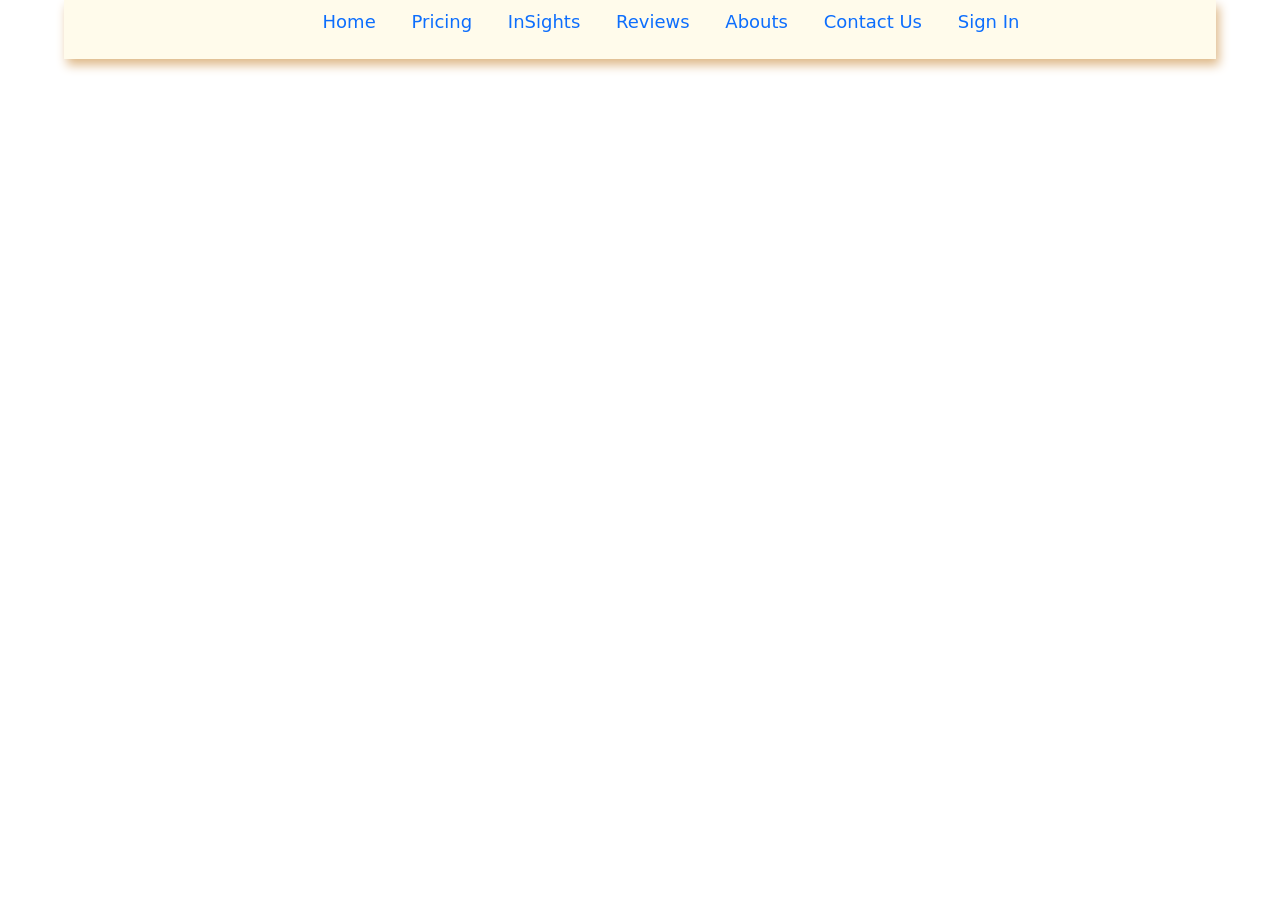
<file: new/index.html>
<!DOCTYPE html>
<html lang="en">
<head>
    <meta charset="UTF-8">
    <meta name="viewport" content="width=device-width, initial-scale=1.0">
    <title>Document</title>
    <link href="https://cdn.jsdelivr.net/npm/bootstrap@5.0.2/dist/css/bootstrap.min.css" rel="stylesheet" integrity="sha384-EVSTQN3/azprG1Anm3QDgpJLIm9Nao0Yz1ztcQTwFspd3yD65VohhpuuCOmLASjC" crossorigin="anonymous">

    <link rel="stylesheet" href="index.css">
</head>
<body>
    <div class="section">
        <div class="navbar">
            <ul>
                <li>  
                    <a href="index.html">Home</a>
                    <a href="pricing.html">Pricing</a>
                    <a href="insights.html">InSights</a>
                    <a href="reviews.html">Reviews</a>
                    <a href="aboutus.html">Abouts </a>
                    <a href="contactus.html">Contact Us</a>
                    <a href="signin.html">Sign In</a>
                </li>    
            </ul>
        </div>
    </div>
    <script src="https://cdn.jsdelivr.net/npm/bootstrap@5.0.2/dist/js/bootstrap.bundle.min.js" integrity="sha384-MrcW6ZMFYlzcLA8Nl+NtUVF0sA7MsXsP1UyJoMp4YLEuNSfAP+JcXn/tWtIaxVXM" crossorigin="anonymous"></script>
</body>
</html>
</file>
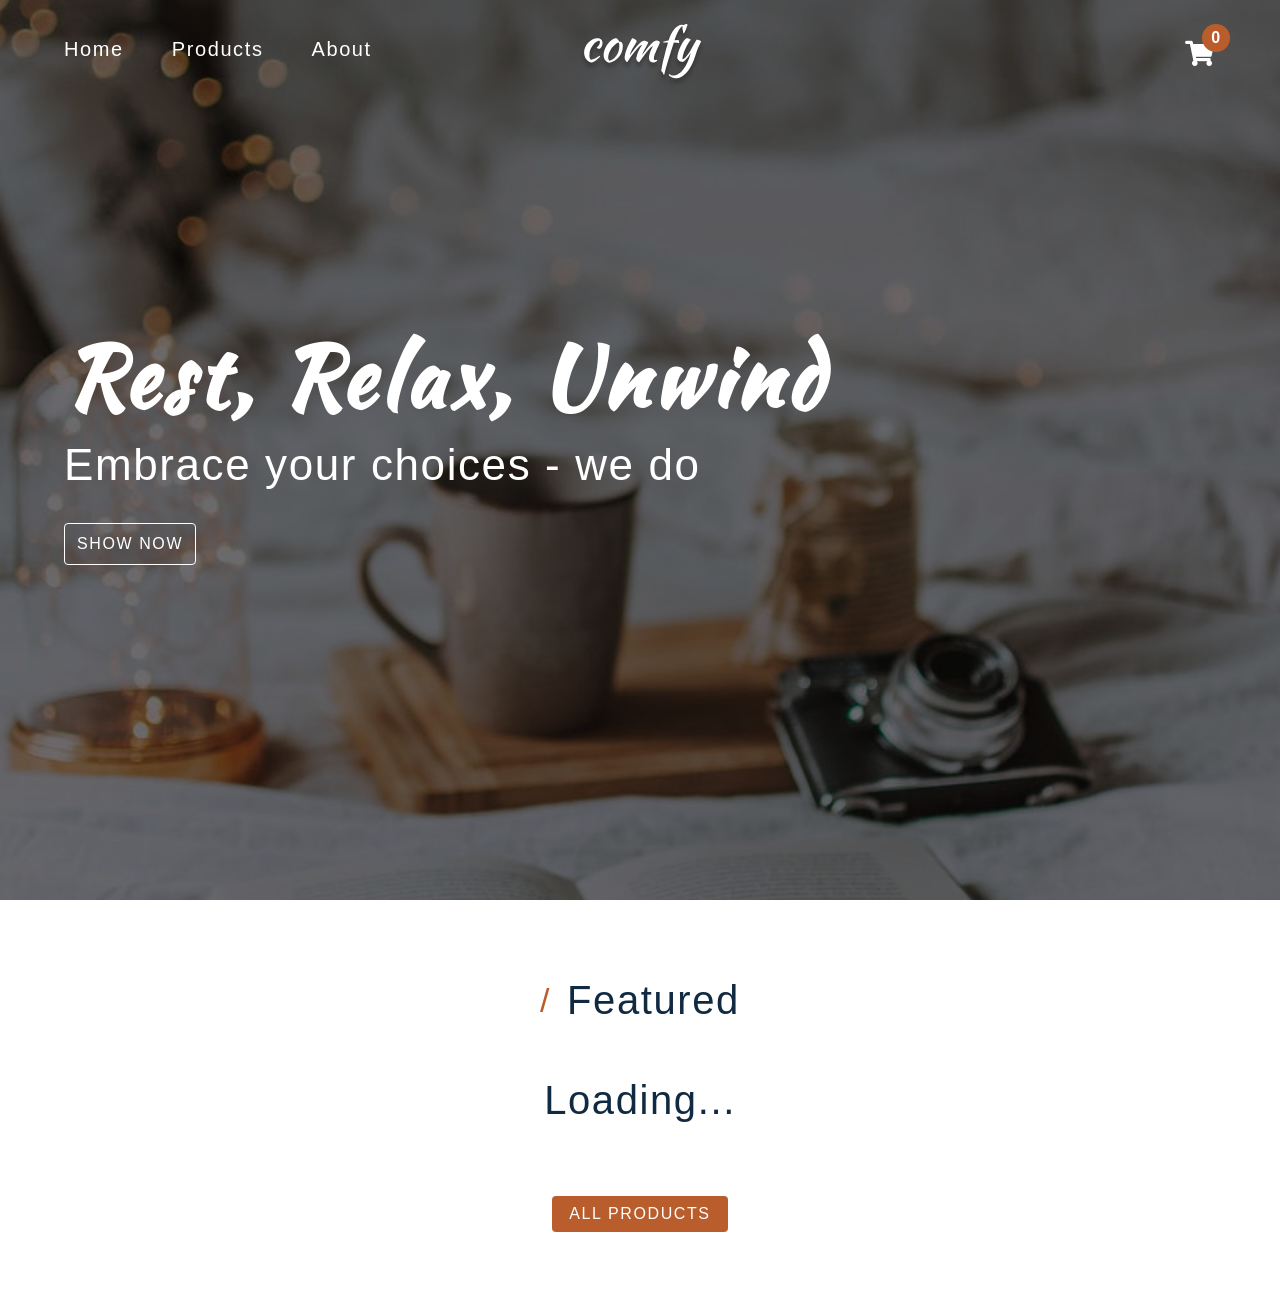
<file: comfy-store/website/index.html>
<!DOCTYPE html>
<html lang="en">
  <head>
    <meta charset="UTF-8" />
    <meta name="viewport" content="width=device-width, initial-scale=1.0" />
    <!-- font-awesome -->
    <link
      rel="stylesheet"
      href="https://cdnjs.cloudflare.com/ajax/libs/font-awesome/5.14.0/css/all.min.css"
    />

    <!-- styles css -->
    <link rel="stylesheet" href="styles.css" />
    <title>Home | Comfy</title>
  </head>
  <body>
    <!-- navbar -->
    <nav class="navbar">
      <div class="nav-center">
        <!-- links -->
        <div>
          <button class="toggle-nav">
            <i class="fas fa-bars"></i>
          </button>
          <ul class="nav-links">
            <li>
              <a href="index.html" class="nav-link">
                home
              </a>
            </li>
            <li>
              <a href="products.html" class="nav-link">
                products
              </a>
            </li>
            <li>
              <a href="about.html" class="nav-link">
                about
              </a>
            </li>
          </ul>
        </div>
        <!-- logo -->
        <img src="./images/logo-white.svg" class="nav-logo" alt="logo" />
        <!-- cart icon -->
        <div class="toggle-container">
          <button class="toggle-cart">
            <i class="fas fa-shopping-cart"></i>
          </button>
          <span class="cart-item-count">1</span>
        </div>
      </div>
    </nav>
    <!-- hero -->
    <section class="hero">
      <div class="hero-container">
        <h1 class="text-slanted">
          rest, relax, unwind
        </h1>
        <h3>Embrace your choices - we do</h3>
        <a href="products.html" class="hero-btn">
          show now
        </a>
      </div>
    </section>
    <!-- sidebar -->
    <div class="sidebar-overlay">
      <aside class="sidebar">
        <!-- close -->
        <button class="sidebar-close">
          <i class="fas fa-times"></i>
        </button>
        <!-- links -->
        <ul class="sidebar-links">
          <li>
            <a href="index.html" class="sidebar-link">
              <i class="fas fa-home fa-fw"></i>
              home
            </a>
          </li>
          <li>
            <a href="products.html" class="sidebar-link">
              <i class="fas fa-couch fa-fw"></i>
              products
            </a>
          </li>
          <li>
            <a href="about.html" class="sidebar-link">
              <i class="fas fa-book fa-fw"></i>
              about
            </a>
          </li>
        </ul>
      </aside>
    </div>
    <!-- cart -->
    <div class="cart-overlay">
      <aside class="cart">
        <button class="cart-close">
          <i class="fas fa-times"></i>
        </button>
        <header>
          <h3 class="text-slanted">your bag</h3>
        </header>
        <!-- cart items -->
        <div class="cart-items"></div>
        <!-- footer -->
        <footer>
          <h3 class="cart-total text-slanted">
            total : $12.99
          </h3>
          <button class="cart-checkout btn">checkout</button>
        </footer>
      </aside>
    </div>
    <!-- featured products -->
    <section class="section featured">
      <div class="title">
        <h2><span>/</span> featured</h2>
      </div>
      <div class="featured-center section-center">
        <h2 class="section-loading">
          loading...
        </h2>
        <!-- single product -->
        <!-- <article class="product">
          <div class="product-container">
            <img src="./images/main-bcg.jpeg" class="product-img img" alt="" />
           
            <div class="product-icons">
              <a href="product.html?id=1" class="product-icon">
                <i class="fas fa-search"></i>
              </a>
              <button class="product-cart-btn product-icon" data-id="1">
                <i class="fas fa-shopping-cart"></i>
              </button>
            </div>
          </div>
          <footer>
            <p class="product-name">name</p>
            <h4 class="product-price">$9.99</h4>
          </footer>
        </article> -->
        <!-- end of single product -->
      </div>
      <a href="products.html" class="btn">
        all products
      </a>
    </section>
    <script type="module" src="index.js"></script>
  </body>
</html>
</file>
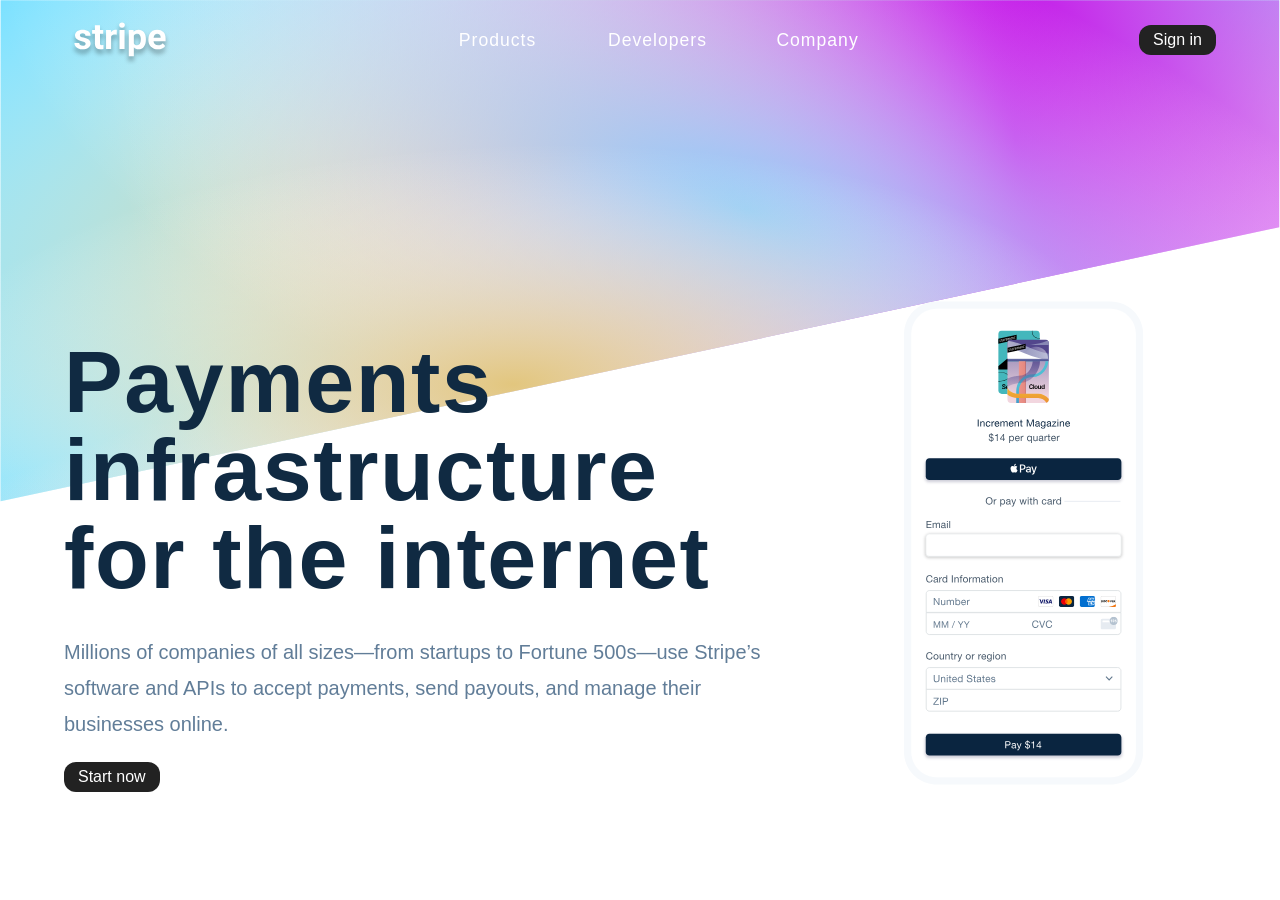
<file: stripe-submenus/final/index.html>
<!DOCTYPE html>
<html lang="en">
  <head>
    <meta charset="UTF-8" />
    <meta name="viewport" content="width=device-width, initial-scale=1.0" />
    <title>Stripe</title>
    <!-- font-awesome -->
    <link
      rel="stylesheet"
      href="https://cdnjs.cloudflare.com/ajax/libs/font-awesome/5.14.0/css/all.min.css"
    />

    <!-- stylesheet -->
    <link rel="stylesheet" href="styles.css" />
  </head>
  <body>
    <!-- navbar -->
    <nav class="nav">
      <div class="nav-center">
        <div class="nav-header">
          <img src="./images/logo.svg" class="nav-logo" alt="" />
          <button class="btn toggle-btn">
            <i class="fas fa-bars"></i>
          </button>
        </div>
        <ul class="nav-links">
          <li>
            <button class="link-btn">products</button>
          </li>
          <li>
            <button class="link-btn">developers</button>
          </li>
          <li>
            <button class="link-btn">company</button>
          </li>
        </ul>
        <button class="btn signin-btn">Sign in</button>
      </div>
    </nav>
    <!-- hero  -->
    <section class="hero">
      <div class="hero-center">
        <article class="hero-info">
          <h1>
            Payments infrastructure <br />
            for the internet
          </h1>
          <p>
            Millions of companies of all sizes—from startups to Fortune 500s—use
            Stripe’s software and APIs to accept payments, send payouts, and
            manage their businesses online.
          </p>
          <button class="btn">Start now</button>
        </article>
        <article class="hero-images">
          <img src="./images/phone.svg" class="phone-img" alt="" />
        </article>
      </div>
    </section>
    <!-- sidebar -->
    <div class="sidebar-wrapper">
      <aside class="sidebar">
        <button class="close-btn">
          <i class="fas fa-times"></i>
        </button>
        <div class="sidebar-links"></div>
        <!-- links -->
      </aside>
    </div>
    <!-- links -->
    <aside class="submenu"></aside>
    <script type="module" src="app.js"></script>
  </body>
</html>
</file>
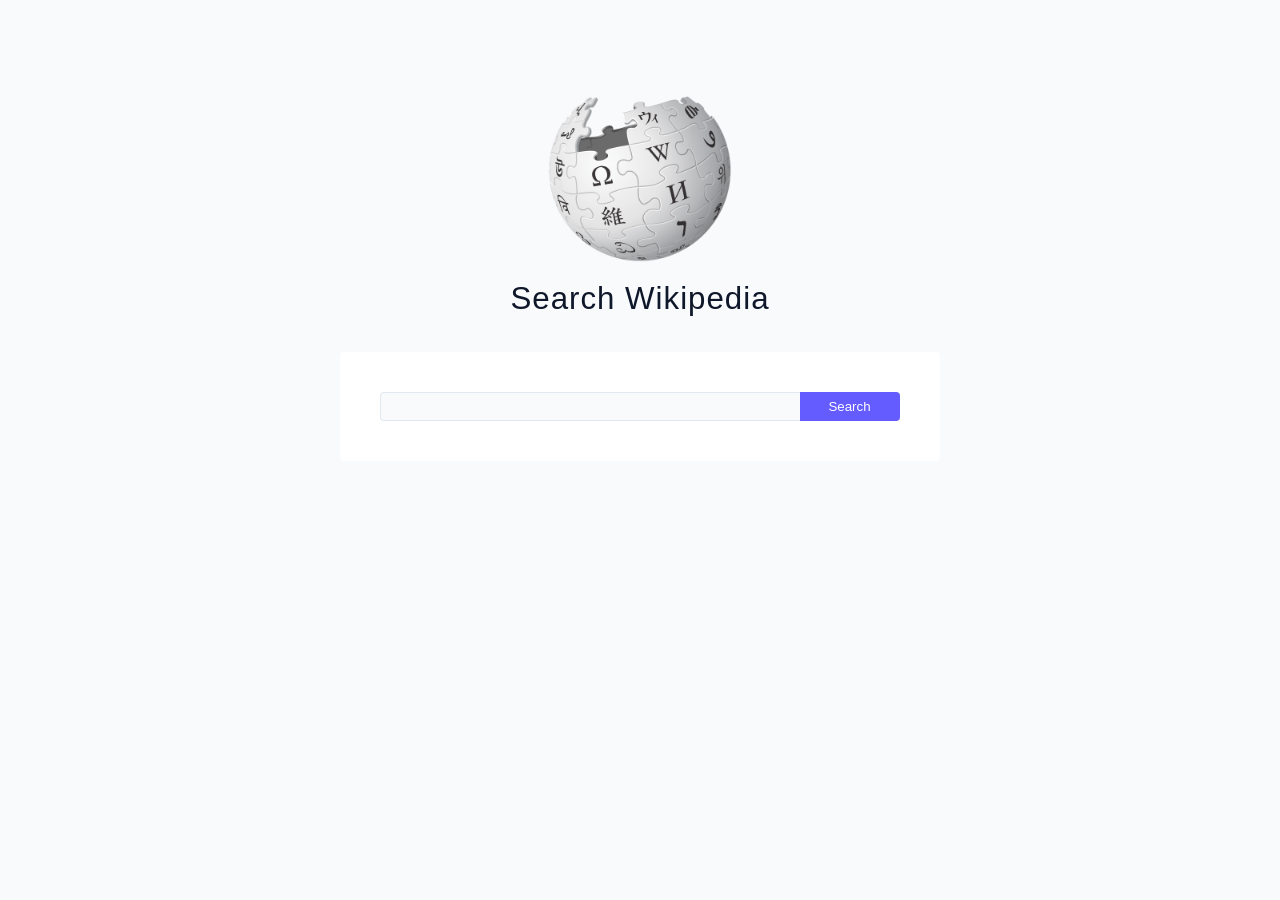
<file: wikipedia/final/index.html>
<!DOCTYPE html>
<html lang="en">
  <head>
    <meta charset="UTF-8" />
    <meta http-equiv="X-UA-Compatible" content="IE=edge" />
    <meta name="viewport" content="width=device-width, initial-scale=1.0" />
    <title>Wikipedia</title>
    <link rel="stylesheet" href="./styles.css" />
  </head>
  <body>
    <section class="wiki">
      <div class="container">
        <img src="./wiki-logo.png" alt="logo" />
        <h3>Search Wikipedia</h3>
        <form class="form">
          <input type="text" class="form-input" />
          <button type="submit" class="submit-btn">search</button>
        </form>
      </div>
      <!-- results -->
      <div class="results"></div>
    </section>
    <script src="./app.js"></script>
  </body>
</html>
</file>
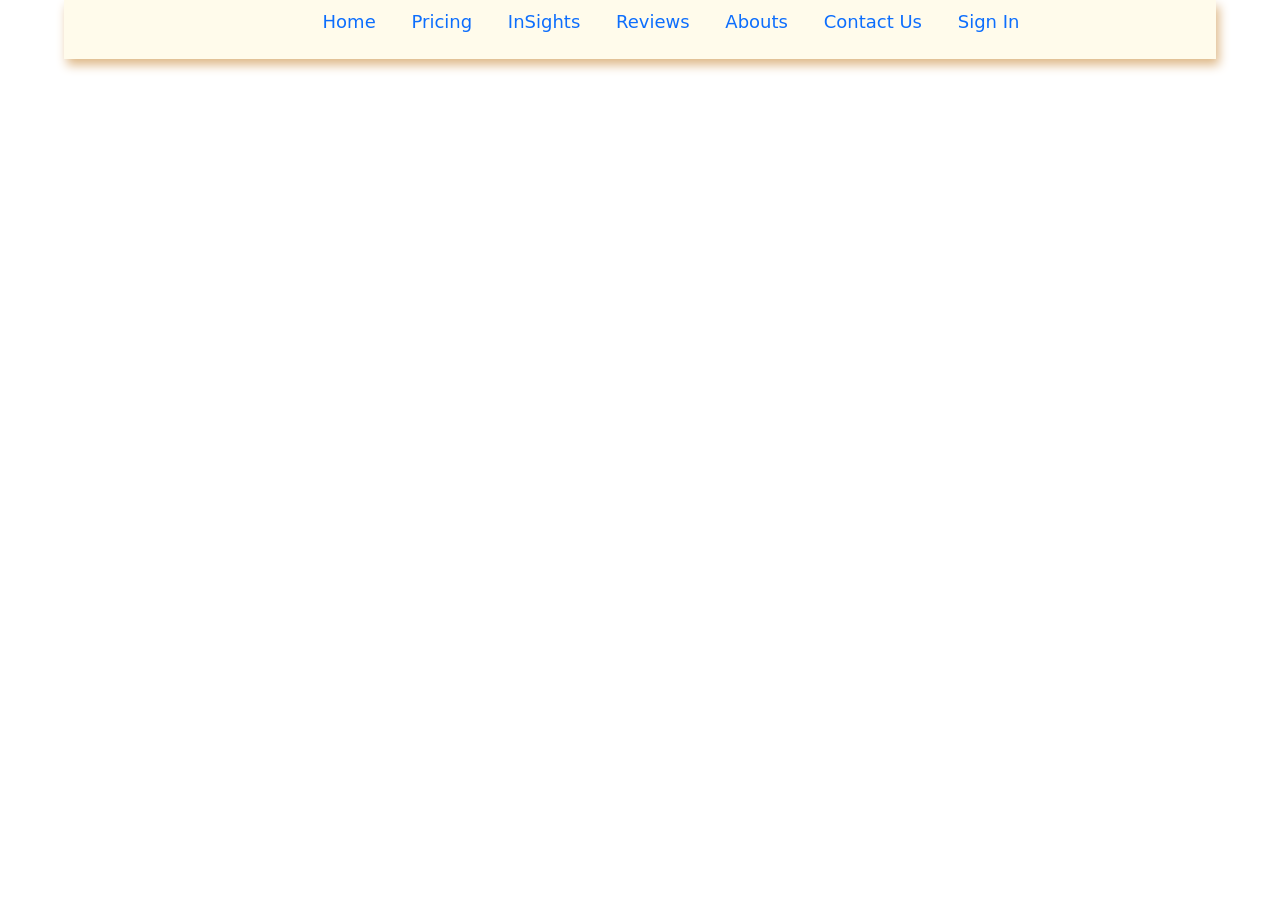
<file: new/aboutus.html>
<!DOCTYPE html>
<html lang="en">
<head>
    <meta charset="UTF-8">
    <meta name="viewport" content="width=device-width, initial-scale=1.0">
    <title>Document</title>
    <link href="https://cdn.jsdelivr.net/npm/bootstrap@5.0.2/dist/css/bootstrap.min.css" rel="stylesheet" integrity="sha384-EVSTQN3/azprG1Anm3QDgpJLIm9Nao0Yz1ztcQTwFspd3yD65VohhpuuCOmLASjC" crossorigin="anonymous">

    <link rel="stylesheet" href="index.css">
</head>
<body>
    <div class="section">
        <div class="navbar">
            <ul>
                <li>  
                    <a href="aboutus.html">Home</a>
                    <a href="pricing.html">Pricing</a>
                    <a href="insights.html">InSights</a>
                    <a href="reviews.html">Reviews</a>
                    <a href="aboutus.html">Abouts </a>
                    <a href="contactus.html">Contact Us</a>
                    <a href="signin.html">Sign In</a>
                </li>    
            </ul>
        </div>
    </div>
    <script src="https://cdn.jsdelivr.net/npm/bootstrap@5.0.2/dist/js/bootstrap.bundle.min.js" integrity="sha384-MrcW6ZMFYlzcLA8Nl+NtUVF0sA7MsXsP1UyJoMp4YLEuNSfAP+JcXn/tWtIaxVXM" crossorigin="anonymous"></script>
</body>
</html>
</file>
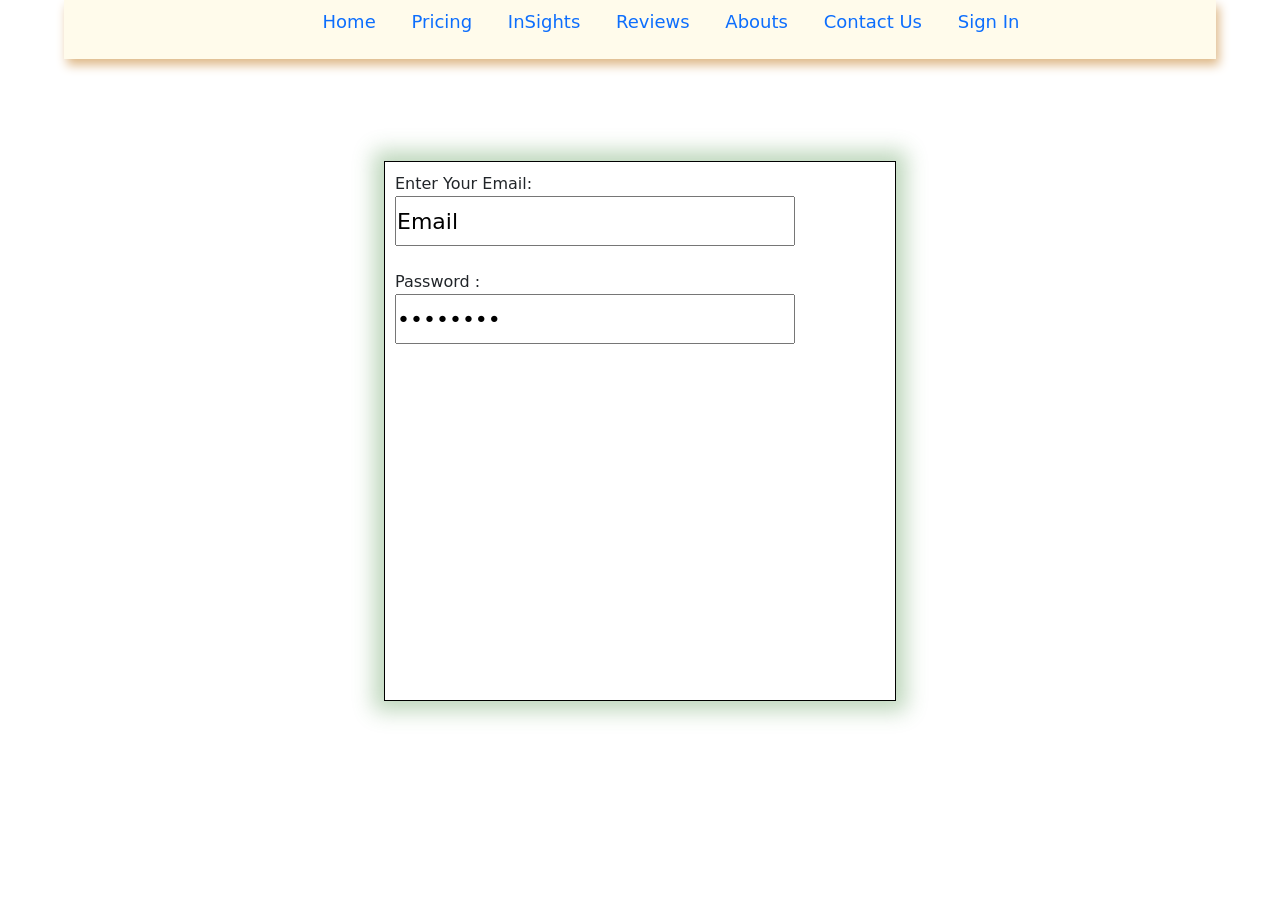
<file: new/signin.html>
<!DOCTYPE html>
<html lang="en">
<head>
    <meta charset="UTF-8">
    <meta name="viewport" content="width=device-width, initial-scale=1.0">
    <title>Document</title>
    <link href="https://cdn.jsdelivr.net/npm/bootstrap@5.0.2/dist/css/bootstrap.min.css" rel="stylesheet" integrity="sha384-EVSTQN3/azprG1Anm3QDgpJLIm9Nao0Yz1ztcQTwFspd3yD65VohhpuuCOmLASjC" crossorigin="anonymous">

    <link rel="stylesheet" href="index.css">
    <link rel="stylesheet" href="signin.css">
</head>
<body>
    <div class="section">
        <div class="navbar">
            <ul>
                <li>  
                    <a href="index.html">Home</a>
                    <a href="pricing.html">Pricing</a>
                    <a href="insights.html">InSights</a>
                    <a href="reviews.html">Reviews</a>
                    <a href="aboutus.html">Abouts </a>
                    <a href="contactus.html">Contact Us</a>
                    <a href="signin.html">Sign In</a>
                </li>    
            </ul>
        </div>
        <div class="signIn">
            <span> Enter Your Email:</span> <br>
            <input type="email" value="Email" class="email"><br><br>
            Password : <br>
            <input type="password" value="password" class="password"><br><br>

        </div>
    </div>
    <script src="https://cdn.jsdelivr.net/npm/bootstrap@5.0.2/dist/js/bootstrap.bundle.min.js" integrity="sha384-MrcW6ZMFYlzcLA8Nl+NtUVF0sA7MsXsP1UyJoMp4YLEuNSfAP+JcXn/tWtIaxVXM" crossorigin="anonymous"></script>
</body>
</html>
</file>
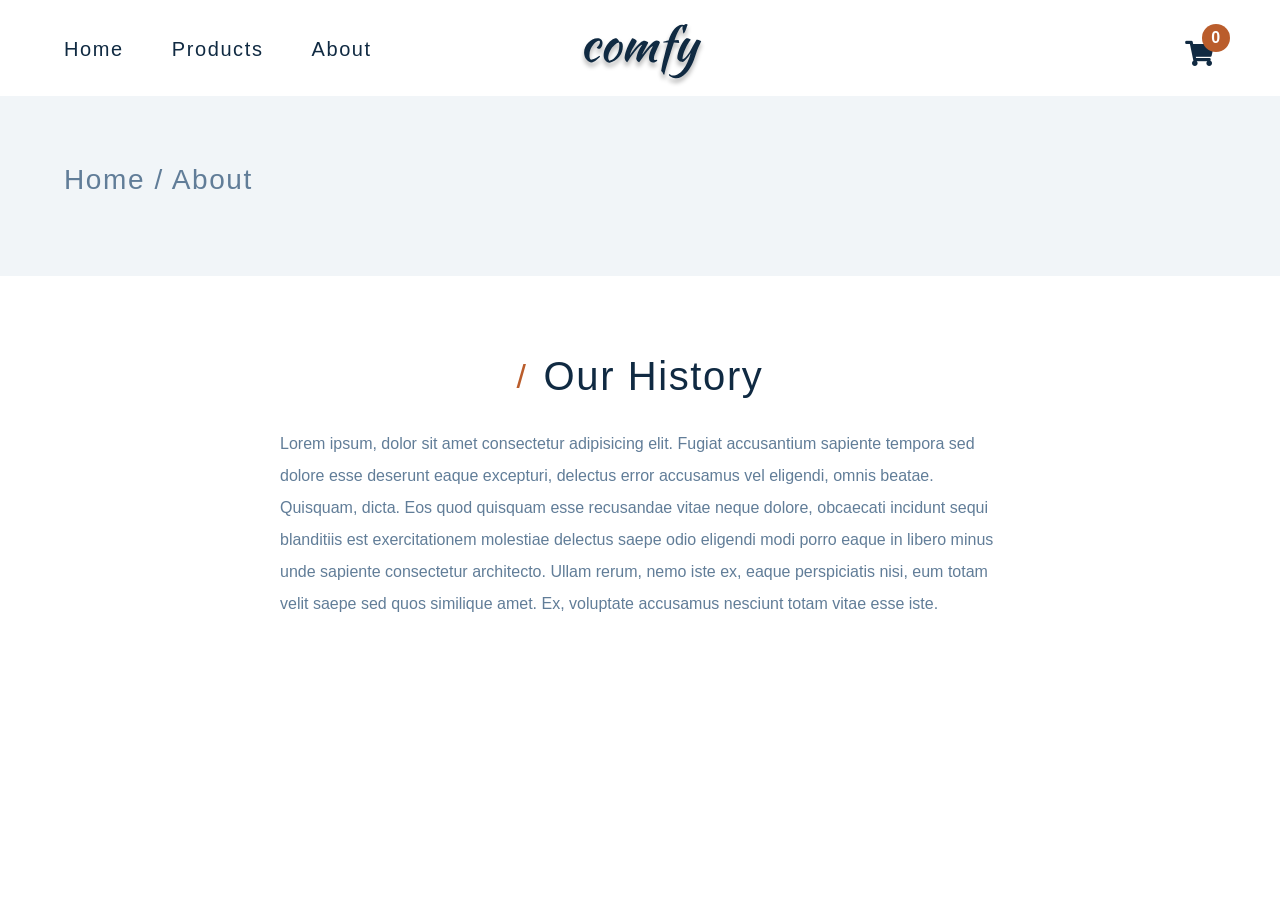
<file: comfy-store/website/about.html>
<!DOCTYPE html>
<html lang="en">
  <head>
    <meta charset="UTF-8" />
    <meta name="viewport" content="width=device-width, initial-scale=1.0" />
    <title>About | Comfy</title>
    <!-- font-awesome -->
    <link
      rel="stylesheet"
      href="https://cdnjs.cloudflare.com/ajax/libs/font-awesome/5.14.0/css/all.min.css"
    />

    <!-- styles css -->
    <link rel="stylesheet" href="styles.css" />
  </head>

  <body>
    <!-- navbar -->
    <nav class="navbar page">
      <div class="nav-center">
        <!-- links -->
        <div>
          <button class="toggle-nav">
            <i class="fas fa-bars"></i>
          </button>
          <ul class="nav-links">
            <li>
              <a href="index.html" class="nav-link">
                home
              </a>
            </li>
            <li>
              <a href="products.html" class="nav-link">
                products
              </a>
            </li>
            <li>
              <a href="about.html" class="nav-link">
                about
              </a>
            </li>
          </ul>
        </div>
        <!-- logo -->
        <img src="./images/logo-black.svg" class="nav-logo" alt="logo" />
        <!-- cart icon -->
        <div class="toggle-container">
          <button class="toggle-cart">
            <i class="fas fa-shopping-cart"></i>
          </button>
          <span class="cart-item-count">1</span>
        </div>
      </div>
    </nav>
    <!-- hero -->
    <section class="page-hero">
      <div class="section-center">
        <h3 class="page-hero-title">Home / About</h3>
      </div>
    </section>
    <!-- sidebar -->
    <div class="sidebar-overlay">
      <aside class="sidebar">
        <!-- close -->
        <button class="sidebar-close">
          <i class="fas fa-times"></i>
        </button>
        <!-- links -->
        <ul class="sidebar-links">
          <li>
            <a href="index.html" class="sidebar-link">
              <i class="fas fa-home fa-fw"></i>
              home
            </a>
          </li>
          <li>
            <a href="products.html" class="sidebar-link">
              <i class="fas fa-couch fa-fw"></i>
              products
            </a>
          </li>
          <li>
            <a href="about.html" class="sidebar-link">
              <i class="fas fa-book fa-fw"></i>
              about
            </a>
          </li>
        </ul>
      </aside>
    </div>
    <!-- cart -->
    <div class="cart-overlay">
      <aside class="cart">
        <button class="cart-close">
          <i class="fas fa-times"></i>
        </button>
        <header>
          <h3 class="text-slanted">your bag</h3>
        </header>
        <!-- cart items -->
        <div class="cart-items"></div>
        <!-- footer -->
        <footer>
          <h3 class="cart-total text-slanted">
            total : $12.99
          </h3>
          <button class="cart-checkout btn">checkout</button>
        </footer>
      </aside>
    </div>
    <!-- about -->
    <section class="section section-center about-page">
      <div class="title">
        <h2><span>/</span> our history</h2>
      </div>
      <p class="about-text">
        Lorem ipsum, dolor sit amet consectetur adipisicing elit. Fugiat
        accusantium sapiente tempora sed dolore esse deserunt eaque excepturi,
        delectus error accusamus vel eligendi, omnis beatae. Quisquam, dicta.
        Eos quod quisquam esse recusandae vitae neque dolore, obcaecati incidunt
        sequi blanditiis est exercitationem molestiae delectus saepe odio
        eligendi modi porro eaque in libero minus unde sapiente consectetur
        architecto. Ullam rerum, nemo iste ex, eaque perspiciatis nisi, eum
        totam velit saepe sed quos similique amet. Ex, voluptate accusamus
        nesciunt totam vitae esse iste.
      </p>
    </section>
    <script type="module" src="./src/pages/about.js"></script>
  </body>
</html>
</file>
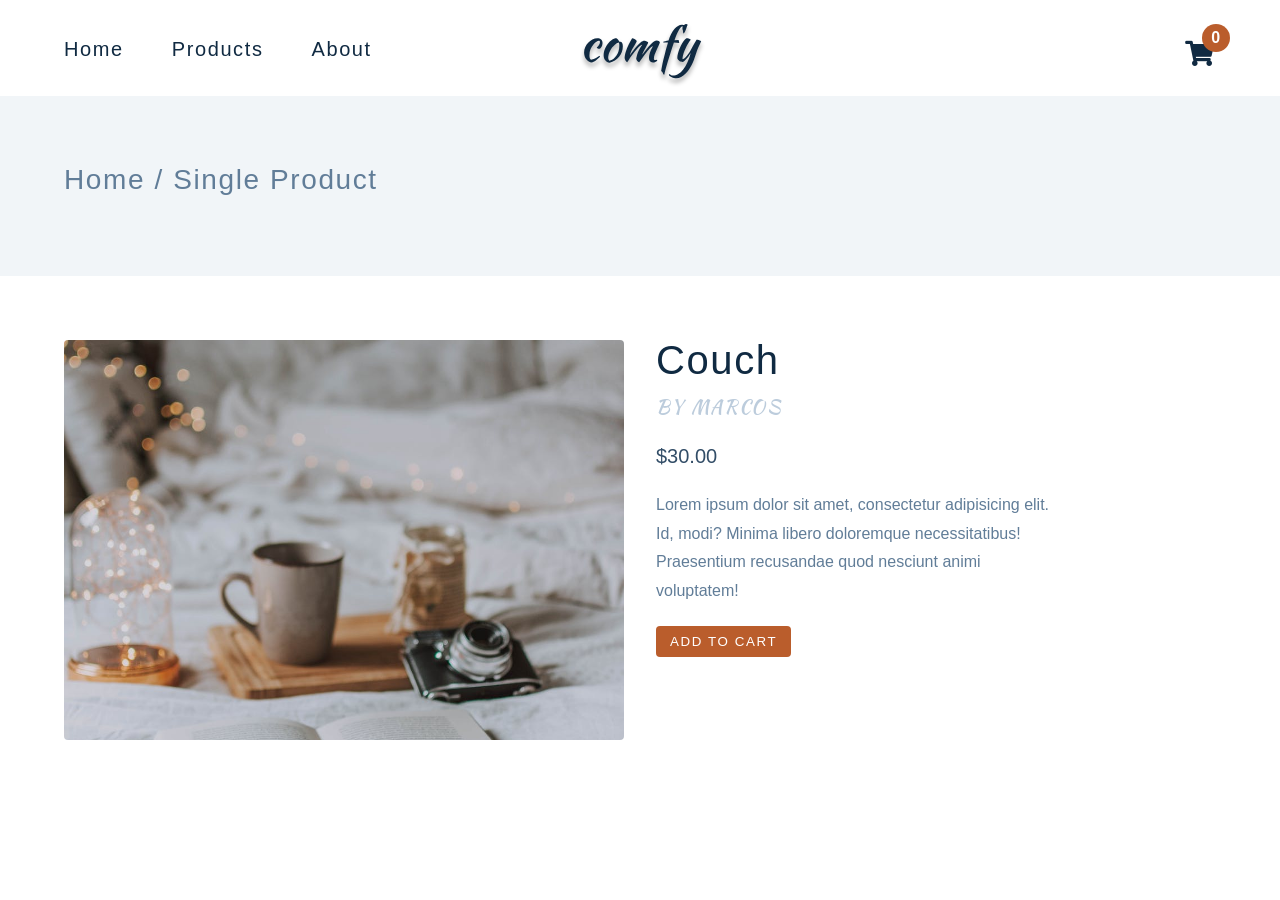
<file: comfy-store/website/product.html>
<!DOCTYPE html>
<html lang="en">
  <head>
    <meta charset="UTF-8" />
    <meta name="viewport" content="width=device-width, initial-scale=1.0" />
    <title>Single Product</title>
    <!-- font-awesome -->
    <link
      rel="stylesheet"
      href="https://cdnjs.cloudflare.com/ajax/libs/font-awesome/5.14.0/css/all.min.css"
    />

    <!-- styles css -->
    <link rel="stylesheet" href="styles.css" />
  </head>
  <body>
    <!-- navbar -->
    <nav class="navbar page">
      <div class="nav-center">
        <!-- links -->
        <div>
          <button class="toggle-nav">
            <i class="fas fa-bars"></i>
          </button>
          <ul class="nav-links">
            <li>
              <a href="index.html" class="nav-link">
                home
              </a>
            </li>
            <li>
              <a href="products.html" class="nav-link">
                products
              </a>
            </li>
            <li>
              <a href="about.html" class="nav-link">
                about
              </a>
            </li>
          </ul>
        </div>
        <!-- logo -->
        <img src="./images/logo-black.svg" class="nav-logo" alt="logo" />
        <!-- cart icon -->
        <div class="toggle-container">
          <button class="toggle-cart">
            <i class="fas fa-shopping-cart"></i>
          </button>
          <span class="cart-item-count">1</span>
        </div>
      </div>
    </nav>
    <!-- hero -->
    <section class="page-hero">
      <div class="section-center">
        <h3 class="page-hero-title">Home / Single Product</h3>
      </div>
    </section>
    <!-- sidebar -->
    <div class="sidebar-overlay">
      <aside class="sidebar">
        <!-- close -->
        <button class="sidebar-close">
          <i class="fas fa-times"></i>
        </button>
        <!-- links -->
        <ul class="sidebar-links">
          <li>
            <a href="index.html" class="sidebar-link">
              <i class="fas fa-home fa-fw"></i>
              home
            </a>
          </li>
          <li>
            <a href="products.html" class="sidebar-link">
              <i class="fas fa-couch fa-fw"></i>
              products
            </a>
          </li>
          <li>
            <a href="about.html" class="sidebar-link">
              <i class="fas fa-book fa-fw"></i>
              about
            </a>
          </li>
        </ul>
      </aside>
    </div>
    <!-- cart -->
    <div class="cart-overlay">
      <aside class="cart">
        <button class="cart-close">
          <i class="fas fa-times"></i>
        </button>
        <header>
          <h3 class="text-slanted">your bag</h3>
        </header>
        <!-- cart items -->
        <div class="cart-items"></div>
        <!-- footer -->
        <footer>
          <h3 class="cart-total text-slanted">
            total : $12.99
          </h3>
          <button class="cart-checkout btn">checkout</button>
        </footer>
      </aside>
    </div>
    <!-- product info -->
    <section class="single-product">
      <div class="section-center single-product-center">
        <img
          src="./images/main-bcg.jpeg"
          class="single-product-img img"
          alt=""
        />
        <article class="single-product-info">
          <div>
            <h2 class="single-product-title">couch</h2>
            <p class="single-product-company text-slanted">
              by marcos
            </p>
            <p class="single-product-price">$30.00</p>
            <div class="single-product-colors"></div>
            <p class="single-product-desc">
              Lorem ipsum dolor sit amet, consectetur adipisicing elit. Id,
              modi? Minima libero doloremque necessitatibus! Praesentium
              recusandae quod nesciunt animi voluptatem!
            </p>
            <button class="addToCartBtn btn" data-id="id">
              add to cart
            </button>
          </div>
        </article>
      </div>
    </section>
    <div class="page-loading">
      <h2>loading...</h2>
    </div>
    <script type="module" src="./src/pages/product.js"></script>
  </body>
</html>
</file>
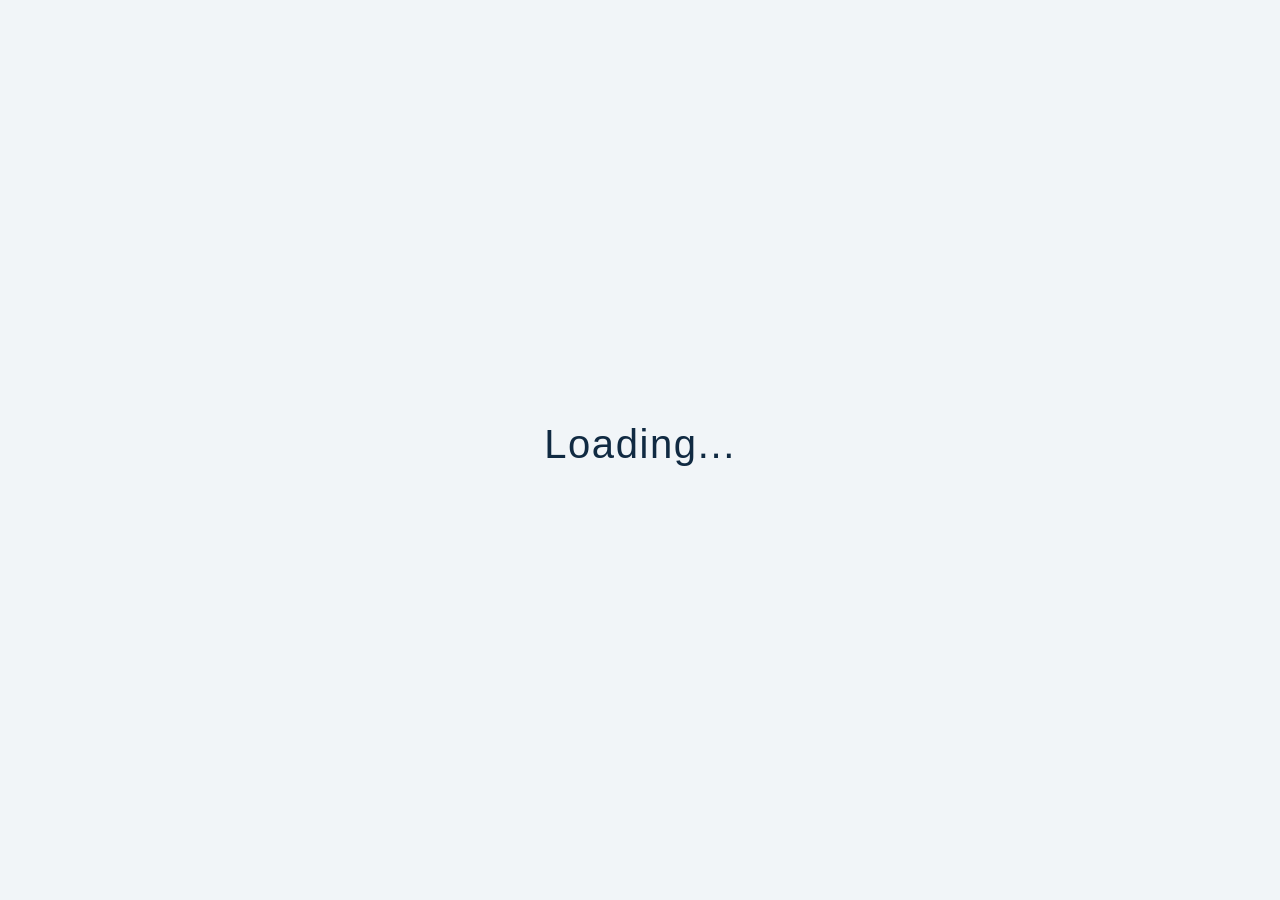
<file: comfy-store/website/products.html>
<!DOCTYPE html>
<html lang="en">
  <head>
    <meta charset="UTF-8" />
    <meta name="viewport" content="width=device-width, initial-scale=1.0" />
    <title>Products | Comfy</title>
    <!-- font-awesome -->
    <link
      rel="stylesheet"
      href="https://cdnjs.cloudflare.com/ajax/libs/font-awesome/5.14.0/css/all.min.css"
    />

    <!-- styles css -->
    <link rel="stylesheet" href="styles.css" />
  </head>
  <body>
    <!-- navbar -->
    <nav class="navbar page">
      <div class="nav-center">
        <!-- links -->
        <div>
          <button class="toggle-nav">
            <i class="fas fa-bars"></i>
          </button>
          <ul class="nav-links">
            <li>
              <a href="index.html" class="nav-link">
                home
              </a>
            </li>
            <li>
              <a href="products.html" class="nav-link">
                products
              </a>
            </li>
            <li>
              <a href="about.html" class="nav-link">
                about
              </a>
            </li>
          </ul>
        </div>
        <!-- logo -->
        <img src="./images/logo-black.svg" class="nav-logo" alt="logo" />
        <!-- cart icon -->
        <div class="toggle-container">
          <button class="toggle-cart">
            <i class="fas fa-shopping-cart"></i>
          </button>
          <span class="cart-item-count">1</span>
        </div>
      </div>
    </nav>
    <!-- hero -->
    <section class="page-hero">
      <div class="section-center">
        <h3 class="page-hero-title">Home / Products</h3>
      </div>
    </section>
    <!-- sidebar -->
    <div class="sidebar-overlay">
      <aside class="sidebar">
        <!-- close -->
        <button class="sidebar-close">
          <i class="fas fa-times"></i>
        </button>
        <!-- links -->
        <ul class="sidebar-links">
          <li>
            <a href="index.html" class="sidebar-link">
              <i class="fas fa-home fa-fw"></i>
              home
            </a>
          </li>
          <li>
            <a href="products.html" class="sidebar-link">
              <i class="fas fa-couch fa-fw"></i>
              products
            </a>
          </li>
          <li>
            <a href="about.html" class="sidebar-link">
              <i class="fas fa-book fa-fw"></i>
              about
            </a>
          </li>
        </ul>
      </aside>
    </div>
    <!-- cart -->
    <div class="cart-overlay">
      <aside class="cart">
        <button class="cart-close">
          <i class="fas fa-times"></i>
        </button>
        <header>
          <h3 class="text-slanted">your bag</h3>
        </header>
        <!-- cart items -->
        <div class="cart-items"></div>
        <!-- footer -->
        <footer>
          <h3 class="cart-total text-slanted">
            total : $12.99
          </h3>
          <button class="cart-checkout btn">checkout</button>
        </footer>
      </aside>
    </div>
    <!-- products -->
    <section class="products">
      <!-- filters -->
      <div class="filters">
        <div class="filters-container">
          <!-- search -->
          <form class="input-form">
            <input type="text" class="search-input" placeholder="search..." />
          </form>
          <!-- categories -->
          <h4>Company</h4>
          <article class="companies">
            <button class="company-btn">all</button>
            <button class="company-btn">ikea</button>
          </article>
          <!-- price -->
          <h4>Price</h4>
          <form class="price-form">
            <input
              type="range"
              class="price-filter"
              min="0"
              value="50"
              max="100"
            />
          </form>
          <p class="price-value"></p>
        </div>
      </div>
      <!-- products -->
      <div class="products-container"></div>
    </section>
    <!-- page loading -->
    <div class="page-loading">
      <h2>Loading...</h2>
    </div>
    <script type="module" src="./src/pages/products.js"></script>
  </body>
</html>
</file>
<file: new/index.css>
* {
    margin: 0;
    padding: 0;
    box-sizing: border-box;
    
}
ul li a  {
    margin-left: 30px;
    text-decoration: none;
    
}
ul li {
    list-style-type: none;
}
.navbar {
    display: flex;
    justify-content: center;
    font-size: 18px;
    width: 90vw;
    margin-left: 5vw;
    padding-bottom: -10px;
    /*border: 1px solid black; */
    box-shadow: 3px 6px 10px burlywood;   
    background-color: rgba(255, 248, 220, 0.568); 
}
</file>
<file: comfy-store/website/styles.css>
@import url('https://fonts.googleapis.com/css2?family=Kaushan+Script&display=swap');
/*
=============== 
Variables
===============
*/

:root {
  /* dark shades of primary color*/
  --clr-primary-1: hsl(21, 91%, 17%);
  --clr-primary-2: hsl(21, 84%, 25%);
  --clr-primary-3: hsl(21, 81%, 29%);
  --clr-primary-4: hsl(21, 77%, 34%);
  /* primary/main color */
  --clr-primary-5: hsl(21, 62%, 45%);
  /* lighter shades of primary color */
  --clr-primary-6: hsl(21, 57%, 50%);
  --clr-primary-7: hsl(21, 65%, 59%);
  --clr-primary-8: hsl(21, 80%, 74%);
  --clr-primary-9: hsl(21, 94%, 87%);
  --clr-primary-10: hsl(21, 100%, 94%);
  /* darkest grey - used for headings */
  --clr-grey-1: #102a42;
  --clr-grey-2: hsl(211, 39%, 23%);
  --clr-grey-3: hsl(209, 34%, 30%);
  --clr-grey-4: hsl(209, 28%, 39%);
  /* grey used for paragraphs */
  --clr-grey-5: hsl(210, 22%, 49%);
  --clr-grey-6: hsl(209, 23%, 60%);
  --clr-grey-7: hsl(211, 27%, 70%);
  --clr-grey-8: hsl(210, 31%, 80%);
  --clr-grey-9: hsl(212, 33%, 89%);
  --clr-grey-10: hsl(210, 36%, 96%);
  --clr-white: #fff;
  --clr-red-dark: hsl(360, 67%, 44%);
  --clr-red-light: hsl(360, 71%, 66%);
  --clr-green-dark: hsl(125, 67%, 44%);
  --clr-green-light: hsl(125, 71%, 66%);
  --clr-black: #222;

  --transition: all 0.3s linear;
  --spacing: 0.1rem;
  --radius: 0.25rem;
  --light-shadow: 0 5px 15px rgba(0, 0, 0, 0.1);
  --dark-shadow: 0 5px 15px rgba(0, 0, 0, 0.2);
  --max-width: 1170px;
  --fixed-width: 620px;
}
/*
=============== 
Global Styles
===============
*/

*,
::after,
::before {
  margin: 0;
  padding: 0;
  box-sizing: border-box;
}
body {
  font-family: -apple-system, BlinkMacSystemFont, 'Segoe UI', Roboto, Oxygen,
    Ubuntu, Cantarell, 'Open Sans', 'Helvetica Neue', sans-serif;
  background: var(--clr-white);
  color: var(--clr-grey-1);
  line-height: 1.5;
  font-size: 0.875rem;
}
ul {
  list-style-type: none;
}
a {
  text-decoration: none;
}
h1,
h2,
h3,
h4 {
  letter-spacing: var(--spacing);
  text-transform: capitalize;
  line-height: 1.25;
  margin-bottom: 0.75rem;
  font-weight: 400;
}
h1 {
  font-size: 3rem;
}
h2 {
  font-size: 2rem;
}
h3 {
  font-size: 1.25rem;
}
h4 {
  font-size: 0.875rem;
}
p {
  margin-bottom: 1.25rem;
  color: var(--clr-grey-5);
}
@media screen and (min-width: 800px) {
  h1 {
    font-size: 4rem;
  }
  h2 {
    font-size: 2.5rem;
  }
  h3 {
    font-size: 1.75rem;
  }
  h4 {
    font-size: 1rem;
  }
  body {
    font-size: 1rem;
  }
  h1,
  h2,
  h3,
  h4 {
    line-height: 1;
  }
}
.img {
  width: 100%;
  display: block;
}
.text-slanted {
  font-family: 'Kaushan Script', cursive;
}
.section-center {
  width: 90vw;
  max-width: var(--max-width);
  margin: 0 auto;
}
.section {
  padding: 5rem 0;
}
.btn {
  background: var(--clr-primary-5);
  color: var(--clr-white);
  border-radius: var(--radius);
  padding: 0.375rem 0.75rem;
  text-transform: uppercase;
  letter-spacing: var(--spacing);
  display: inline-block;
  transition: var(--transition);
  border-color: transparent;
  cursor: pointer;
}
.btn:hover {
  background: var(--clr-primary-7);
  color: var(--clr-black);
}
.section-loading {
  text-align: center;
  position: absolute;
  top: 2rem;
  left: 50%;
  transform: translate(-50%, -50%);
  text-align: center;
}
.page-loading {
  position: fixed;
  top: 0;
  left: 0;
  width: 100%;
  height: 100%;
  background: var(--clr-grey-10);
  display: flex;
  align-items: center;
  justify-content: center;
}
/*
=============== 
Navbar
===============
*/

.navbar {
  height: 6rem;
  background: transparent;
  display: flex;
  align-items: center;
  justify-content: center;
}

.nav-center {
  width: 90vw;
  max-width: var(--max-width);
  display: flex;
  justify-content: space-between;
  align-items: center;
}
.nav-links {
  display: none;
}
.toggle-nav {
  background: var(--clr-primary-5);
  border-color: transparent;
  color: var(--clr-white);
  width: 3.75rem;
  height: 2.25rem;
  display: flex;
  align-items: center;
  justify-content: center;
  font-size: 1.5rem;
  border-radius: 2rem;
  cursor: pointer;
  transition: var(--transition);
}
.toggle-nav:hover {
  background: var(--clr-primary-3);
}
.toggle-container {
  position: relative;
  margin-top: 0.75rem;
}
.toggle-cart {
  background: transparent;
  border-color: transparent;
  font-size: 1.6rem;
  color: var(--clr-white);
  cursor: pointer;
}
.cart-item-count {
  position: absolute;
  top: -0.85rem;
  right: -0.85rem;
  background: var(--clr-primary-5);
  width: 1.75rem;
  height: 1.75rem;
  display: grid;
  place-items: center;
  border-radius: 50%;
  color: var(--clr-white);
  font-weight: bold;
  font-size: 1rem;
}
@media screen and (min-width: 800px) {
  .nav-center {
    position: relative;
  }
  .nav-logo {
    position: absolute;
    top: 50%;
    left: 65%;
    transform: translate(-50%, -50%);
  }
  .toggle-nav {
    display: none;
  }
  .nav-links {
    display: flex;
    font-size: 1.5rem;
    text-transform: capitalize;
  }
  .nav-link {
    color: var(--clr-white);
    margin-right: 3rem;
    letter-spacing: var(--spacing);
    transition: var(--transition);
    font-size: 1.25rem;
  }
  .nav-link:hover {
    color: var(--clr-primary-5);
  }
}
@media screen and (min-width: 992px) {
  .nav-logo {
    left: 50%;
  }
}
/* page navbar */
.page .nav-link {
  color: var(--clr-grey-1);
}
.page .nav-link:hover {
  color: var(--clr-primary-5);
}
.page .toggle-cart {
  color: var(--clr-grey-1);
}
/*
=============== 
Hero
===============
*/
.hero {
  min-height: 100vh;
  margin-top: -6rem;
  background: linear-gradient(rgba(0, 0, 0, 0.5), rgba(0, 0, 0, 0.5)),
    url(./images/main-bcg.jpeg) center/cover;
  display: grid;
  place-items: center;
  color: var(--clr-white);
}
.hero-container {
  width: 90vw;
  max-width: var(--max-width);
}
.hero h1 {
  font-weight: 700;
}
.hero h3 {
  text-transform: none;
  font-size: 1.5rem;
}
.hero-btn {
  color: var(--clr-white);
  background: transparent;
  border: 1px solid var(--clr-white);
  padding: 0.5rem 0.75rem;
  display: inline-block;
  margin-top: 0.75rem;
  text-transform: uppercase;
  letter-spacing: var(--spacing);
  border-radius: var(--radius);
  transition: var(--transition);
}
.hero-btn:hover {
  background: var(--clr-white);
  color: var(--clr-primary-5);
}

@media screen and (min-width: 800px) {
  .hero h3 {
    font-size: 1.5rem;
    margin: 1rem 0;
  }
}

@media screen and (min-width: 992px) {
  .hero h1 {
    font-size: 5.25rem;
    letter-spacing: 5px;
  }
  .hero h3 {
    font-size: 2.75rem;
    margin: 1.5rem 0;
  }
}

/*
=============== 
Sidebar
===============
*/
.sidebar-overlay {
  position: fixed;
  top: 0;
  left: 0;
  width: 100%;
  height: 100%;
  display: grid;
  place-items: center;
  z-index: -1;
  transition: var(--transition);
  opacity: 0;
  background: rgba(0, 0, 0, 0.5);
}
.sidebar-overlay.show {
  opacity: 1;
  z-index: 100;
}
.sidebar {
  width: 90vw;
  height: 95vh;
  max-width: var(--fixed-width);
  background: var(--clr-white);
  border-radius: var(--radius);
  box-shadow: var(--dark-shadow);
  position: relative;
  padding: 4rem;
  transform: scale(0);
}
.show .sidebar {
  transform: scale(1);
}
.sidebar-close {
  font-size: 2rem;
  background: transparent;
  border-color: transparent;
  color: var(--clr-grey-5);
  position: absolute;
  top: 1rem;
  right: 1rem;
  cursor: pointer;
}
.sidebar-link {
  font-size: 1.5rem;
  text-transform: capitalize;
  color: var(--clr-grey-1);
}
.sidebar-link i {
  color: var(--clr-grey-5);
  margin-right: 1rem;
  margin-bottom: 1rem;
}
@media screen and (min-width: 800px) {
  .sidebar-overlay {
    display: none;
  }
}
/*
=============== 
Cart
===============
*/
.cart-overlay {
  position: fixed;
  top: 0;
  left: 0;
  width: 100%;
  height: 100%;
  background: rgba(0, 0, 0, 0.5);
  transition: var(--transition);
  opacity: 0;
  z-index: -1;
}
.cart-overlay.show {
  opacity: 1;
  z-index: 100;
}
.cart {
  position: fixed;
  top: 0;
  right: 0;
  width: 100%;
  height: 100%;
  max-width: 400px;
  background: var(--clr-grey-10);
  padding: 3rem 1rem 0 1rem;
  display: grid;
  grid-template-rows: auto 1fr auto;
  transition: var(--transition);
  transform: translateX(100%);
  overflow: scroll;
}
.show .cart {
  transform: translateX(0);
}
.cart-close {
  font-size: 2rem;
  background: transparent;
  border-color: transparent;
  color: var(--clr-grey-5);
  position: absolute;
  top: 0.5rem;
  left: 1rem;
  cursor: pointer;
}
.cart header {
  text-align: center;
}
.cart header h3 {
  font-weight: 500;
}
.cart-total {
  text-align: center;
  margin-bottom: 2rem;
  font-weight: 500;
}
.cart-checkout {
  display: block;
  width: 75%;
  margin: 0 auto;
  margin-bottom: 3rem;
}
/* cart item */
.cart-item {
  margin: 1rem 0;
  display: grid;
  grid-template-columns: auto 1fr auto;

  column-gap: 1.5rem;
  align-items: center;
}
.cart-item-img {
  width: 75px;
  height: 50px;
  object-fit: cover;
  border-radius: var(--radius);
}
.cart-item-name {
  margin-bottom: 0.15rem;
}
.cart-item-price {
  margin-bottom: 0;
  font-size: 0.75rem;
  color: var(--clr-grey-3);
}
.cart-item-remove-btn {
  background: transparent;
  border-color: transparent;
  color: var(--clr-grey-5);
  letter-spacing: var(--spacing);
  cursor: pointer;
}
.cart-item-amount {
  margin-bottom: 0;
  text-align: center;
  color: var(--clr-grey-3);
  line-height: 1;
}
.cart-item-increase-btn,
.cart-item-decrease-btn {
  background: transparent;
  border-color: transparent;
  color: var(--clr-primary-5);
  cursor: pointer;
  font-size: 0.85rem;
  padding: 0.25rem;
}
/*
=============== 
Title
===============
*/

.title h2 {
  display: flex;
  justify-content: center;
  align-items: center;
  font-weight: 500;
}
.title span {
  color: var(--clr-primary-5);
  font-size: 0.85em;
  margin-right: 1rem;
}
/*
=============== 
product
===============
*/
.product-img {
  height: 15rem;
  object-fit: cover;
  border-radius: var(--radius);
}
.product-container {
  position: relative;
}
.product-icons {
  position: absolute;
  top: 50%;
  left: 50%;
  transform: translate(-50%, -50%);
  opacity: 0;
  display: flex;
  transition: var(--transition);
}
.product-icon {
  width: 2.25rem;
  height: 2.25rem;
  background: var(--clr-primary-5);
  color: var(--clr-white);
  display: grid;
  place-items: center;
  border-radius: 50%;
  transition: var(--transition);
  cursor: pointer;
  font-size: 1rem;
  border-color: transparent;
  margin: 0 0.5rem;
}
.product-icon:hover {
  background: var(--clr-primary-7);
}
.product-container:hover .product-icons {
  opacity: 1;
}
.product footer {
  padding: 0.75rem 0;
  text-align: center;
}
.product-name {
  margin-bottom: 0.25rem;
  text-transform: capitalize;
  letter-spacing: var(--spacing);
}
.product-price {
  margin-bottom: 0;
  color: var(--clr-grey-3);
  font-weight: 700;
}

.featured-center {
  margin: 3rem auto 2rem auto;
  display: grid;
  gap: 1rem;
  min-height: 6rem;
  position: relative;
}
.featured .btn {
  display: block;
  width: 11rem;
  margin: 0 auto;
  text-align: center;
}
@media screen and (min-width: 992px) {
  .featured-center {
    display: grid;
    grid-template-columns: 1fr 1fr;
  }
}
@media screen and (min-width: 1200px) {
  .featured-center {
    display: grid;
    grid-template-columns: 1fr 1fr 1fr;
  }
  .product .img {
    height: 13rem;
  }
}
/*
=============== 
About Page
===============
*/
.about-text {
  line-height: 2;
  max-width: 45em;
  margin: 0 auto;
  margin-top: 2rem;
}

/*
=============== 
Products Page
===============
*/
.products {
  width: 90vw;
  display: grid;
  grid-gap: 1rem;
  margin: 4rem auto;
  max-width: var(--max-width);
  position: relative;
}
.filters-container {
  position: sticky;
  top: 1rem;
}
.filters h4 {
  font-weight: 500;
  margin: 1.5rem 0 0.5rem;
}

.search-input {
  padding: 0.5rem;
  background: var(--clr-grey-10);
  border-radius: var(--radius);
  border-color: transparent;
  letter-spacing: var(--spacing);
}
.search-input::placeholder {
  text-transform: capitalize;
}
.company-btn {
  display: block;
  margin: 0.25em 0;
  padding: 0.25rem;
  text-transform: capitalize;
  background: transparent;
  border-color: transparent;
  letter-spacing: var(--spacing);
  color: var(--clr-grey-5);
  cursor: pointer;
  transition: var(--transition);
}
.company-btn:hover {
  color: var(--clr-grey-3);
}
.price-filter {
  background: var(--clr-grey-5) !important;
  color: var(--clr-grey-5);
}
@media screen and (min-width: 768px) {
  .products {
    grid-template-columns: 200px 1fr;
  }
  .categories {
    position: sticky;
    top: 1rem;
  }
}
@media screen and (min-width: 992px) {
  .products-container {
    display: grid;
    grid-template-columns: repeat(2, 1fr);
    gap: 1rem;
  }
  .products-container .product-img {
    height: 10rem;
  }
  .products-container .product-name {
    font-size: 0.85rem;
  }
  .products-container .product-price {
    font-size: 0.85rem;
  }
}
@media screen and (min-width: 1170px) {
  .products-container {
    grid-template-columns: repeat(3, 1fr);
  }
}
.filter-error {
  position: absolute;
  top: 5rem;
  left: 0;
  width: 100%;
  text-align: center;
  margin-top: 4rem;
}
/*
=============== 
Single Product Page
===============
*/
.page-hero {
  min-height: 20vh;
  display: grid;
  place-items: center;
  background: var(--clr-grey-10);
  color: var(--clr-grey-5);
}
.page-hero-title {
  font-weight: 500;
}
.single-product {
  padding: 2rem 0;
}
.single-product-center {
  margin: 2rem auto;
  display: grid;
  gap: 1rem 2rem;
}
.single-product-img {
  height: 25rem;
  border-radius: var(--radius);
  object-fit: cover;
}
.single-product-company {
  font-size: 1.2rem;
  color: var(--clr-grey-8);
  text-transform: uppercase;
  letter-spacing: var(--spacing);
  margin-bottom: 1.25rem;
}
.single-product-price {
  color: var(--clr-grey-3);
  font-size: 1.25rem;
  font-weight: 500;
}

.product-color {
  display: inline-block;
  width: 1rem;
  height: 1rem;
  border-radius: 50%;
  background: #222;
  margin: 0.5rem 0.5rem 1.5rem 0;
}

.single-product-desc {
  max-width: 25em;
  line-height: 1.8;
}
@media screen and (min-width: 992px) {
  .single-product-center {
    grid-template-columns: 1fr 1fr;
  }
}
</file>
<file: stripe-submenus/final/styles.css>
/*
=============== 
Variables
===============
*/

:root {
  /* dark shades of primary color*/
  --clr-primary-1: hsl(205, 86%, 17%);
  --clr-primary-2: hsl(205, 77%, 27%);
  --clr-primary-3: hsl(205, 72%, 37%);
  --clr-primary-4: hsl(205, 63%, 48%);
  /* primary/main color */
  --clr-primary-5: hsl(205, 78%, 60%);
  /* lighter shades of primary color */
  --clr-primary-6: hsl(205, 89%, 70%);
  --clr-primary-7: hsl(205, 90%, 76%);
  --clr-primary-8: hsl(205, 86%, 81%);
  --clr-primary-9: hsl(205, 90%, 88%);
  --clr-primary-10: hsl(205, 100%, 96%);
  /* darkest grey - used for headings */
  --clr-grey-1: hsl(209, 61%, 16%);
  --clr-grey-2: hsl(211, 39%, 23%);
  --clr-grey-3: hsl(209, 34%, 30%);
  --clr-grey-4: hsl(209, 28%, 39%);
  /* grey used for paragraphs */
  --clr-grey-5: hsl(210, 22%, 49%);
  --clr-grey-6: hsl(209, 23%, 60%);
  --clr-grey-7: hsl(211, 27%, 70%);
  --clr-grey-8: hsl(210, 31%, 80%);
  --clr-grey-9: hsl(212, 33%, 89%);
  --clr-grey-10: hsl(210, 36%, 96%);
  --clr-white: #fff;
  --clr-red-dark: hsl(360, 67%, 44%);
  --clr-red-light: hsl(360, 71%, 66%);
  --clr-green-dark: hsl(125, 67%, 44%);
  --clr-green-light: hsl(125, 71%, 66%);
  --clr-black: #222;

  --transition: all 0.3s linear;
  --spacing: 0.1rem;
  --radius: 0.75rem;
  --light-shadow: 0 5px 15px rgba(0, 0, 0, 0.1);
  --dark-shadow: 0 5px 15px rgba(0, 0, 0, 0.2);
  --max-width: 1170px;
  --fixed-width: 620px;
}
/*
=============== 
Global Styles
===============
*/

*,
::after,
::before {
  margin: 0;
  padding: 0;
  box-sizing: border-box;
}
body {
  font-family: -apple-system, BlinkMacSystemFont, 'Segoe UI', Roboto, Oxygen,
    Ubuntu, Cantarell, 'Open Sans', 'Helvetica Neue', sans-serif;
  background: var(--clr-white);
  color: var(--clr-grey-1);
  line-height: 1.5;
  font-size: 0.875rem;
}
ul {
  list-style-type: none;
}
a {
  text-decoration: none;
}
h1,
h2,
h3,
h4 {
  letter-spacing: var(--spacing);
  text-transform: capitalize;
  line-height: 1.25;
  margin-bottom: 0.75rem;
}
h1 {
  font-size: 2.75rem;
}
h2 {
  font-size: 2rem;
}
h3 {
  font-size: 1.25rem;
}
h4 {
  font-size: 0.875rem;
}
p {
  margin-bottom: 1.25rem;
  color: var(--clr-grey-5);
}
@media screen and (min-width: 800px) {
  h1 {
    font-size: 4rem;
  }
  h2 {
    font-size: 2.5rem;
  }
  h3 {
    font-size: 1.75rem;
  }
  h4 {
    font-size: 1rem;
  }
  body {
    font-size: 1rem;
  }
  h1,
  h2,
  h3,
  h4 {
    line-height: 1;
  }
}

/*
=============== 
Stripe Styles
===============
*/
.nav {
  height: 5rem;
  display: flex;
  align-items: center;
  justify-content: center;
  background: transparent;
  position: relative;
  z-index: 1;
}
.nav-center {
  width: 90vw;
  max-width: var(--max-width);
}
.nav-header {
  display: flex;
  justify-content: space-between;
  align-items: center;
}
.btn {
  font-size: 1rem;
  padding: 0.25rem 0.75rem;
  border-radius: var(--radius);
  border-color: transparent;
  color: white;
  background: var(--clr-black);
  cursor: pointer;
  transition: var(--transition);
}
.btn:hover {
  background: var(--clr-grey-5);
}
.nav-links {
  display: none;
}
.signin-btn {
  display: none;
}
.hero::before {
  content: '';
  position: absolute;
  width: 100%;
  height: 65%;
  top: 0;
  left: 0;
  background: url(./images/hero.svg);
  background-size: cover;
  background-repeat: no-repeat;
  z-index: -1;
}
.hero {
  position: relative;
  min-height: 100vh;
  margin-top: -5rem;
  display: grid;
  grid-template-columns: 1fr;
  justify-items: center;
}
.hero-center {
  width: 90vw;
  max-width: var(--max-width);
  display: grid;
  align-items: center;
}

.hero-info h1 {
  text-transform: none;
  max-width: 500px;
  margin-bottom: 2rem;
}
.hero-info p {
  max-width: 35em;
  line-height: 1.8;
}
.hero-images {
  display: none;
}

/* nav media query */
@media screen and (min-width: 800px) {
  .nav-center {
    display: grid;
    grid-template-columns: auto 1fr auto;
    align-items: center;
  }
  .toggle-btn {
    display: none;
  }
  .signin-btn {
    display: inline-block;
  }
  .nav-links {
    display: block;
    justify-self: center;
    display: grid;
    grid-template-columns: 1fr 1fr 1fr;
    text-align: center;
    height: 100%;
    display: grid;
    align-items: center;
  }
  .nav-links li {
    height: 100%;
  }
  .link-btn {
    height: 100%;
    background: transparent;
    border-color: transparent;
    font-size: 1.1rem;
    color: white;
    text-transform: capitalize;
    letter-spacing: 1px;
    width: 10rem;
  }
}

/* hero media query */
@media screen and (min-width: 800px) {
  .hero::before {
    background-size: contain;
    height: 100%;
  }
  .hero-center {
    grid-template-columns: 2fr 1fr;
  }

  .hero-info h1 {
    font-size: 3rem;
  }
  .hero-info p {
    font-size: 1.25rem;
  }
  .hero-images {
    display: block;
    justify-self: center;
  }
  .phone-img {
    width: 12rem;
  }
}

@media screen and (min-width: 1200px) {
  .hero-center {
    grid-template-columns: 2fr 1fr;
    align-items: end;
    padding-bottom: 12vh;
  }
  .hero-info h1 {
    max-width: 100%;
    font-size: 5.5rem;
  }
  .hero-images {
    align-self: end;
  }
  .phone-img {
    width: 15rem;
  }
}
@media screen and (min-width: 1400px) {
  .hero-center {
    padding-bottom: 20vh;
  }
  .phone-img {
    width: 17rem;
  }
}

/* sidebar */
.sidebar-wrapper {
  position: fixed;
  top: 0;
  left: 0;
  width: 100%;
  height: 100%;
  display: grid;
  place-items: center;
  visibility: hidden;
  z-index: -999;
  transition: var(--transition);
  transform: scale(0);
  background: rgba(0, 0, 0, 0.5);
}
.sidebar-wrapper.show {
  visibility: visible;
  z-index: 2;
  transform: scale(1);
}
.sidebar {
  width: 90vw;
  height: 95vh;
  max-width: var(--fixed-width);
  background: var(--clr-white);
  border-radius: var(--radius);
  box-shadow: var(--dark-shadow);
  position: relative;
  padding: 4rem 2rem;
}
.close-btn {
  font-size: 2rem;
  background: transparent;
  border-color: transparent;
  color: var(--clr-grey-5);
  position: absolute;
  top: 1rem;
  right: 1rem;
  cursor: pointer;
}
.sidebar article {
  margin-bottom: 2rem;
}
.sidebar-sublinks {
  display: grid;
  grid-template-columns: 1fr 1fr;
  row-gap: 0.25rem;
}
.sidebar-sublinks a {
  display: block;
  color: var(--clr-grey-1);
  text-transform: capitalize;
}
.sidebar-sublinks i {
  color: var(--clr-grey-5);
  margin-right: 1rem;
}

@media screen and (min-width: 800px) {
  .sidebar-wrapper {
    display: none;
  }
}

/* links */
.submenu {
  background: var(--clr-white);
  box-shadow: var(--dark-shadow);
  position: absolute;
  top: 4rem;
  left: 50%;
  transform: translateX(-50%);
  z-index: 3;
  display: none;
  padding: 2rem;
  border-radius: var(--radius);
}
.submenu::before {
  content: '';
  display: block;
  width: 0;
  height: 0;
  border-left: 5px solid transparent;
  border-right: 5px solid transparent;
  border-bottom: 5px solid var(--clr-white);
  position: absolute;
  top: -5px;
  left: 50%;
  transform: translateX(-50%);
}

.submenu.show {
  display: block;
}

.submenu-center {
  display: grid;
  gap: 0.25rem 2rem;
}
.col-2 {
  grid-template-columns: repeat(2, 1fr);
}
.col-3 {
  grid-template-columns: repeat(3, 1fr);
}
.col-4 {
  grid-template-columns: repeat(4, 1fr);
}
.submenu h4 {
  margin-bottom: 1.5rem;
}
.submenu-center a {
  width: 10rem;
  display: block;
  color: var(--clr-grey-1);
  text-transform: capitalize;
}
.submenu-center i {
  color: var(--clr-grey-5);
  margin-right: 1rem;
}
</file>
<file: wikipedia/final/styles.css>
*,
::after,
::before {
  box-sizing: border-box;
}

html {
  font-size: 100%;
} /*16px*/

:root {
  /* colors */
  --primary-100: #e2e0ff;
  --primary-200: #c1beff;
  --primary-300: #a29dff;
  --primary-400: #837dff;
  --primary-500: #645cff;
  --primary-600: #504acc;
  --primary-700: #3c3799;
  --primary-800: #282566;
  --primary-900: #141233;

  /* grey */
  --grey-50: #f8fafc;
  --grey-100: #f1f5f9;
  --grey-200: #e2e8f0;
  --grey-300: #cbd5e1;
  --grey-400: #94a3b8;
  --grey-500: #64748b;
  --grey-600: #475569;
  --grey-700: #334155;
  --grey-800: #1e293b;
  --grey-900: #0f172a;
  /* rest of the colors */
  --black: #222;
  --white: #fff;
  --red-light: #f8d7da;
  --red-dark: #842029;
  --green-light: #d1e7dd;
  --green-dark: #0f5132;

  /* fonts  */
  --small-text: 0.875rem;
  --extra-small-text: 0.7em;
  /* rest of the vars */
  --backgroundColor: var(--grey-50);
  --textColor: var(--grey-900);
  --borderRadius: 0.25rem;
  --letterSpacing: 1px;
  --transition: 0.3s ease-in-out all;
  --max-width: 1120px;
  --fixed-width: 600px;

  /* box shadow*/
  --shadow-1: 0 1px 3px 0 rgba(0, 0, 0, 0.1), 0 1px 2px 0 rgba(0, 0, 0, 0.06);
  --shadow-2: 0 4px 6px -1px rgba(0, 0, 0, 0.1),
    0 2px 4px -1px rgba(0, 0, 0, 0.06);
  --shadow-3: 0 10px 15px -3px rgba(0, 0, 0, 0.1),
    0 4px 6px -2px rgba(0, 0, 0, 0.05);
  --shadow-4: 0 20px 25px -5px rgba(0, 0, 0, 0.1),
    0 10px 10px -5px rgba(0, 0, 0, 0.04);
}

body {
  background: var(--backgroundColor);
  font-family: -apple-system, BlinkMacSystemFont, 'Segoe UI', Roboto, Oxygen,
    Ubuntu, Cantarell, 'Open Sans', 'Helvetica Neue', sans-serif;
  font-weight: 400;
  line-height: 1.75;
  color: var(--textColor);
}

p {
  margin-bottom: 1.5rem;
  max-width: 40em;
}

h1,
h2,
h3,
h4,
h5 {
  margin: 0;
  margin-bottom: 1.38rem;
  font-weight: 400;
  line-height: 1.3;
  text-transform: capitalize;
  letter-spacing: var(--letterSpacing);
}

h1 {
  margin-top: 0;
  font-size: 3.052rem;
}

h2 {
  font-size: 2.441rem;
}

h3 {
  font-size: 1.953rem;
}

h4 {
  font-size: 1.563rem;
}

h5 {
  font-size: 1.25rem;
}

small,
.text-small {
  font-size: var(--small-text);
}

a {
  text-decoration: none;
}
ul {
  list-style-type: none;
  padding: 0;
}

.img {
  width: 100%;
  display: block;
  object-fit: cover;
}
/* buttons */

.btn {
  cursor: pointer;
  color: var(--white);
  background: var(--primary-500);
  border: transparent;
  border-radius: var(--borderRadius);
  letter-spacing: var(--letterSpacing);
  padding: 0.375rem 0.75rem;
  box-shadow: var(--shadow-1);
  transition: var(--transition);
  text-transform: capitalize;
  display: inline-block;
}
.btn:hover {
  background: var(--primary-700);
  box-shadow: var(--shadow-3);
}

@keyframes spinner {
  to {
    transform: rotate(360deg);
  }
}

.loading {
  width: 6rem;
  height: 6rem;
  border: 5px solid var(--grey-400);
  border-radius: 50%;
  border-top-color: var(--primary-500);
  animation: spinner 0.6s linear infinite;
}
.loading {
  margin: 0 auto;
  margin-top: 4rem;
}
/* title */

.title {
  text-align: center;
  margin-bottom: 3rem;
}

.title-underline {
  background: var(--primary-500);
  width: 7rem;
  height: 0.25rem;
  margin: 0 auto;
  margin-top: -1rem;
}

/*
=============== 
Wikipedia 
===============
*/
.wiki {
  padding: 5rem 0;
  width: 90vw;
  max-width: 1170px;
  margin: 0 auto;
}
.container {
  text-align: center;
}
.container img {
  width: 200px;
}
.container h3 {
  margin-bottom: 2rem;
}

.form {
  background: #fff;
  width: 100%;
  margin: 0 auto;
  padding: 2.5rem;
  border-radius: var(--borderRadius);
  display: grid;
  grid-template-columns: auto 100px;
}
.form-input,
.submit-btn {
  padding: 0.375rem 0.75rem;
  background: var(--backgroundColor);
  border: 1px solid var(--grey-200);
}
.form-input {
  border-right: transparent;
  border-top-left-radius: var(--borderRadius);
  border-bottom-left-radius: var(--borderRadius);
}
.submit-btn {
  border: 1px solid var(--primary-500);
  border-left: transparent;
  border-top-right-radius: var(--borderRadius);
  border-bottom-right-radius: var(--borderRadius);
  text-transform: capitalize;
  background: var(--primary-500);
  color: var(--white);
  transition: var(--transition);
  cursor: pointer;
}
.submit-btn:hover {
  color: var(--primary-900);
}

.results {
  padding: 2rem 0;
}

.error {
  text-align: center;
  text-transform: capitalize;
  color: var(--red-dark);
}

.articles {
  display: grid;
  gap: 1rem;
}

.articles a {
  display: block;
  background: var(--white);
  color: var(--textColor);
  padding: 1.5rem 2rem;
  border-radius: var(--borderRadius);
  transition: var(--transition);
}
.articles p {
  color: var(--grey-500);
  transition: var(--transition);
}

.articles a:hover {
  background: var(--black);
  color: var(--white);
}

@media screen and (min-width: 768px) {
  .articles {
    grid-template-columns: 1fr 1fr;
  }
  .form {
    max-width: 600px;
  }
}
@media screen and (min-width: 992px) {
  .articles {
    grid-template-columns: 1fr 1fr 1fr;
  }
}
</file>
<file: new/signin.css>
.signIn {
    width:40vw;
    height:60vh;
    border: 1px solid black;
    margin: 20px auto;
    margin-top: 8%;
    box-shadow: 0px 0px 20px 10px rgba(59, 133, 52, 0.329);
    padding: 10px;
}
.email {
    width: 400px;
    height: 50px;
    font-size: 22px;
}
.password {
    width: 400px;
    height: 50px;
    font-size: 22px;
}
</file>
